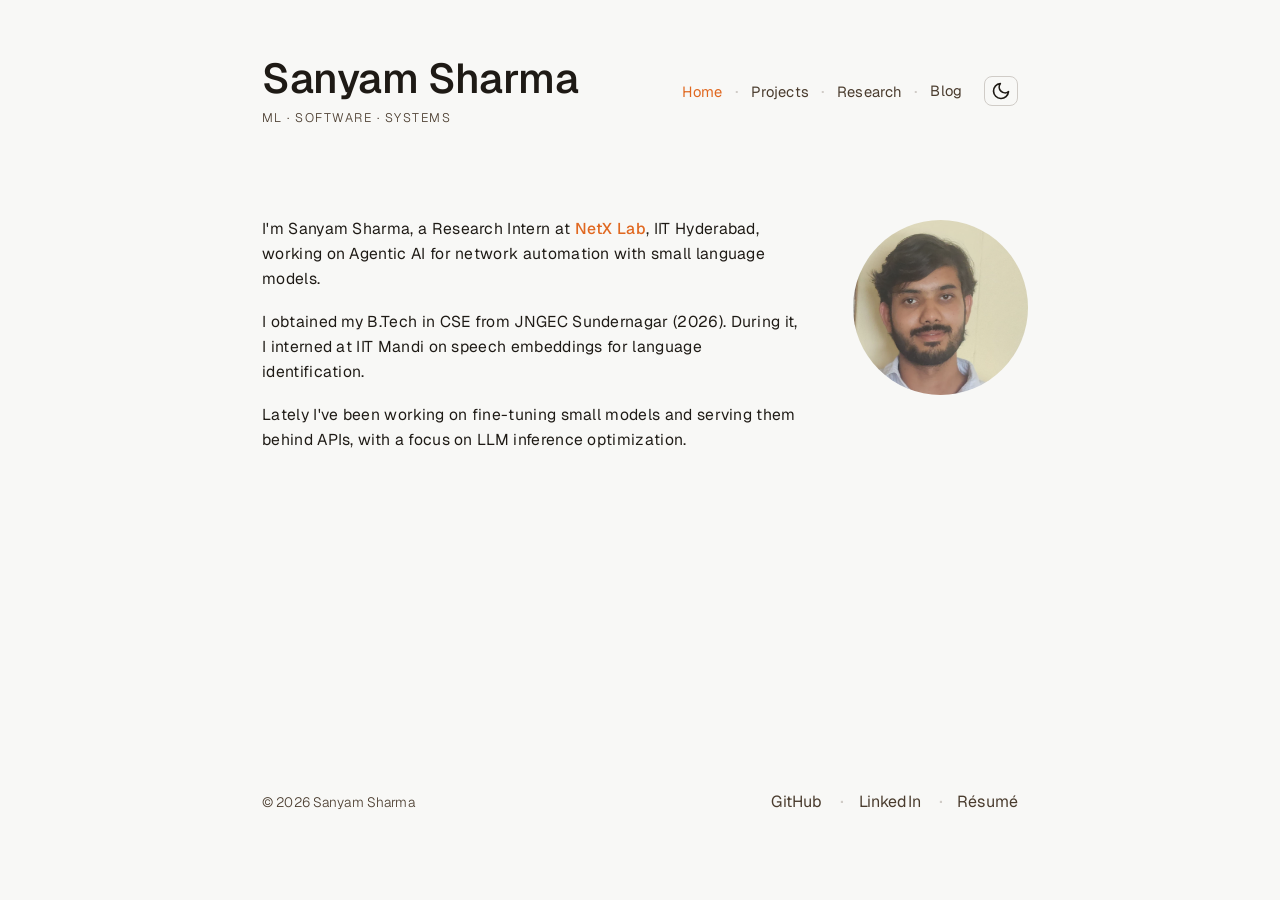
<file: index.html>
<!DOCTYPE html>
<html lang="en">
<head>
    <meta charset="UTF-8">
     <title>Sanyam Sharma</title>
     <link rel="icon" href="data:image/svg+xml,
<svg xmlns='http://www.w3.org/2000/svg' viewBox='0 0 100 100'>
  <rect width='100' height='100' rx='20' fill='%23f5f5f5'/>
  <text x='50' y='65' font-size='70' text-anchor='middle' fill='%23111111' font-family='Noto Sans Devanagari, serif'>स</text>
</svg>">
    <meta name="viewport" content="width=device-width, initial-scale=1.0">
    <link rel="stylesheet" href="/style.css">
    <link rel="preconnect" href="https://fonts.googleapis.com">
    <link rel="preconnect" href="https://fonts.gstatic.com" crossorigin>
    <link href="https://fonts.googleapis.com/css2?family=Geist:wght@300;400;500&display=swap" rel="stylesheet">
</head>
<body class="dark">

    <div class="wrapper">

        <header class="site-header">
            <div class="header-left">
                <span class="name">Sanyam Sharma</span>
                <span class="tagline">ML &middot; Software &middot; Systems</span>
            </div>
            
            <div class="nav-row">
                
            <nav class="site-nav">
                <a href="/" class="nav-item active">Home</a>
                <a href="/projects/" class="nav-item">Projects</a>
                <a href="/research/" class="nav-item">Research</a>
                <a href="/blog/" class="nav-item">Blog</a>
            </nav>

            <button class="theme-toggle" id="themeToggle" aria-label="Toggle theme">
                <svg class="icon-moon" width="18" height="18" viewBox="0 0 24 24" fill="none"
                     stroke="currentColor" stroke-width="2" stroke-linecap="round" stroke-linejoin="round">
                    <path d="M21 12.79A9 9 0 1 1 11.21 3 7 7 0 0 0 21 12.79z"/>
                </svg>
                <svg class="icon-sun" width="18" height="18" viewBox="0 0 24 24" fill="none"
                     stroke="currentColor" stroke-width="2" stroke-linecap="round" stroke-linejoin="round">
                    <circle cx="12" cy="12" r="5"/>
                    <line x1="12" y1="1"  x2="12" y2="4"/>
                    <line x1="12" y1="20" x2="12" y2="23"/>
                    <line x1="4.22" y1="4.22"   x2="6.34" y2="6.34"/>
                    <line x1="17.66" y1="17.66"  x2="19.78" y2="19.78"/>
                    <line x1="1"  y1="12" x2="4"  y2="12"/>
                    <line x1="20" y1="12" x2="23" y2="12"/>
                    <line x1="4.22"  y1="19.78" x2="6.34"  y2="17.66"/>
                    <line x1="17.66" y1="6.34"  x2="19.78" y2="4.22"/>
                </svg>
            </button>
            </div>
        </header>

        <main>
            <section class="hero">
                <div class="hero-text">


                    <p class="hero-status">
                        I'm Sanyam Sharma, a Research Intern at 
                        <a href="https://www.netxiith.in/" target="_blank" rel="noopener noreferrer" class="inline-highlight">NetX Lab</a>, 
                        IIT Hyderabad, working on Agentic AI for  network automation with small language models.
                    </p>

                        
                    <p class="hero-status">
                        I obtained my B.Tech in CSE from JNGEC Sundernagar (2026). During it, I interned at IIT Mandi on speech embeddings for language identification.
                    </p>

                    <p class="hero-status">
                        Lately I've been working on fine-tuning small models and serving them behind APIs, with a focus on LLM inference optimization.
                    </p>

                </div>
                <div class="hero-photo">
                    <img src="/assets/photo.jpeg" alt="Portrait of Sanyam">
                </div>
            </section>
        </main>

        <footer class="site-footer">
            <span class="copyright">© 2026 Sanyam Sharma</span>
            <nav class="links-row">
                <a href="https://github.com/ssnym" target="_blank" rel="noopener noreferrer" class="link-item">GitHub</a>
                <a href="https://www.linkedin.com/in/sanyam-sharma-cse/" target="_blank" rel="noopener noreferrer" class="link-item">LinkedIn</a>
                <a href="/resume.pdf" target="_blank" rel="noopener noreferrer" class="link-item">Résumé</a>
            </nav>
        </footer>

    </div>

    <script src="/script.js"></script>
</body>
</html>
</file>
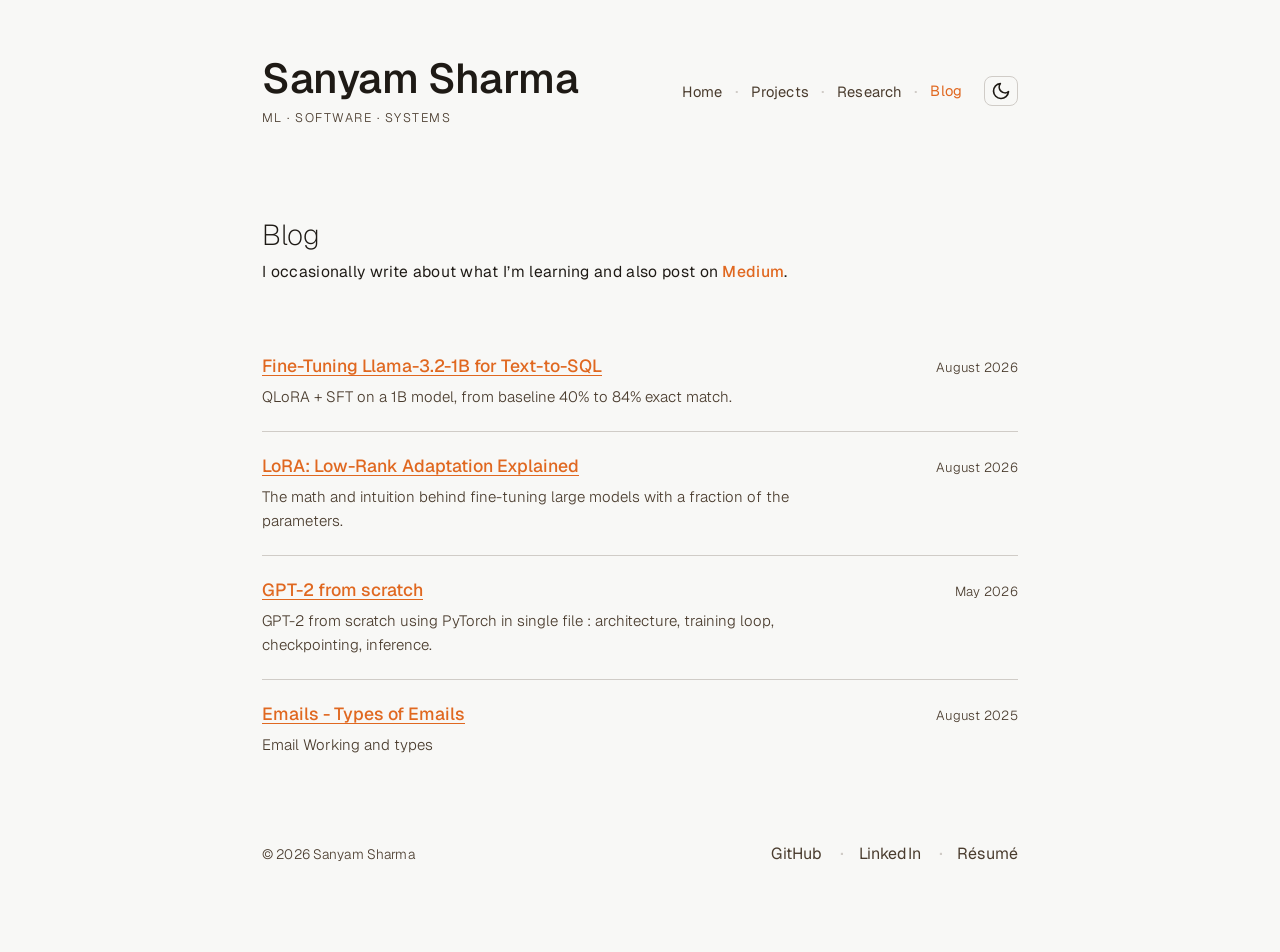
<file: blog/index.html>
<!DOCTYPE html>
<html lang="en">

<head>
    <meta charset="UTF-8">
    <title>Blog · Sanyam Sharma</title>
    <link rel="icon" href="data:image/svg+xml,
<svg xmlns='http://www.w3.org/2000/svg' viewBox='0 0 100 100'>
  <rect width='100' height='100' rx='20' fill='%23f5f5f5'/>
  <text x='50' y='65' font-size='70' text-anchor='middle' fill='%23111111' font-family='Noto Sans Devanagari, serif'>स</text>
</svg>">
    <meta name="viewport" content="width=device-width, initial-scale=1.0">
    <link rel="stylesheet" href="/style.css">
    <link rel="preconnect" href="https://fonts.googleapis.com">
    <link rel="preconnect" href="https://fonts.gstatic.com" crossorigin>
    <link href="https://fonts.googleapis.com/css2?family=Geist:wght@300;400;500&display=swap" rel="stylesheet">
</head>

<body class="dark">

    <div class="wrapper">

        <header class="site-header">
            <div class="header-left">
                <span class="name">Sanyam Sharma</span>
                <span class="tagline">ML &middot; Software &middot; Systems</span>
            </div>

            <div class="nav-row">

                <nav class="site-nav">
                    <a href="/" class="nav-item">Home</a>
                    <a href="/projects/" class="nav-item">Projects</a>
                    <a href="/research/" class="nav-item">Research</a>
                    <a href="/blog/" class="nav-item active">Blog</a>
                </nav>

                <button class="theme-toggle" id="themeToggle" aria-label="Toggle theme">
                    <svg class="icon-moon" width="18" height="18" viewBox="0 0 24 24" fill="none" stroke="currentColor"
                        stroke-width="2" stroke-linecap="round" stroke-linejoin="round">
                        <path d="M21 12.79A9 9 0 1 1 11.21 3 7 7 0 0 0 21 12.79z" />
                    </svg>
                    <svg class="icon-sun" width="18" height="18" viewBox="0 0 24 24" fill="none" stroke="currentColor"
                        stroke-width="2" stroke-linecap="round" stroke-linejoin="round">
                        <circle cx="12" cy="12" r="5" />
                        <line x1="12" y1="1" x2="12" y2="4" />
                        <line x1="12" y1="20" x2="12" y2="23" />
                        <line x1="4.22" y1="4.22" x2="6.34" y2="6.34" />
                        <line x1="17.66" y1="17.66" x2="19.78" y2="19.78" />
                        <line x1="1" y1="12" x2="4" y2="12" />
                        <line x1="20" y1="12" x2="23" y2="12" />
                        <line x1="4.22" y1="19.78" x2="6.34" y2="17.66" />
                        <line x1="17.66" y1="6.34" x2="19.78" y2="4.22" />
                    </svg>
                </button>

            </div>
        </header>

        <main>

            <section class="page-intro">
                <h1 class="page-title">Blog</h1>
                <p class="page-desc">
                   I occasionally write about what I’m learning and also post on <a
                        href="https://ssnym.medium.com/" target="_blank"
                        rel="noopener noreferrer">Medium</a>.
                </p>
            </section>

            <section class="blog-list">

                <!-- Example entry — duplicate this block for each post -->
                <!--  -->

                <article class="blog-entry">
                    <div class="blog-head">
                        <a href="https://ssnym.medium.com/fine-tuning-llama-3-2-1b-for-text-to-sql-f18d86a46459"
                            target="_blank" rel="noopener noreferrer" class="blog-title">
                            Fine-Tuning Llama-3.2-1B for Text-to-SQL
                        </a>
                        <div class="blog-date">August 2026</div>
                    </div>
                    <p class="blog-desc">
                        QLoRA + SFT on a 1B model, from baseline 40% to 84% exact match.
                    </p>
                </article>

                <article class="blog-entry">
                    <div class="blog-head">
                        <a href="https://ssnym.medium.com/lora-low-rank-adaptation-explained-f42a7147d460"
                            target="_blank" rel="noopener noreferrer" class="blog-title">
                            LoRA: Low-Rank Adaptation Explained
                        </a>
                        <div class="blog-date">August 2026</div>
                    </div>
                    <p class="blog-desc">
                        The math and intuition behind fine-tuning large models with a fraction of the parameters.
                    </p>
                </article>



                <article class="blog-entry">
                    <div class="blog-head">
                        <a href="https://ssnym.medium.com/i-built-gpt-2-from-scratch-in-pytorch-a2bee3ba2fca"
                            target="_blank" rel="noopener noreferrer" class="blog-title">
                            GPT-2 from scratch
                        </a>
                        <div class="blog-date">May 2026</div>
                    </div>
                    <p class="blog-desc">
                        GPT-2 from scratch using PyTorch in single file : architecture, training loop, checkpointing,
                        inference.
                    </p>
                </article>


                <article class="blog-entry">
                    <div class="blog-head">
                        <a href="https://ssnym.medium.com/emails-types-of-emails-5daf85fb27f5" target="_blank"
                            rel="noopener noreferrer" class="blog-title">
                            Emails - Types of Emails
                        </a>
                        <div class="blog-date">August 2025</div>
                    </div>
                    <p class="blog-desc">
                        Email Working and types
                    </p>
                </article>



                <!-- Add more <article class="blog-entry"> blocks here, newest first -->

            </section>
        </main>

        <footer class="site-footer">
            <span class="copyright">© 2026 Sanyam Sharma</span>
            <nav class="links-row">
                <a href="https://github.com/ssnym" target="_blank" rel="noopener noreferrer"
                    class="link-item">GitHub</a>
                <a href="https://www.linkedin.com/in/sanyam-sharma-cse/" target="_blank" rel="noopener noreferrer"
                    class="link-item">LinkedIn</a>
                <a href="/resume.pdf" target="_blank" rel="noopener noreferrer" class="link-item">Résumé</a>
            </nav>
        </footer>

    </div>

    <script src="/script.js"></script>
</body>

</html>
</file>
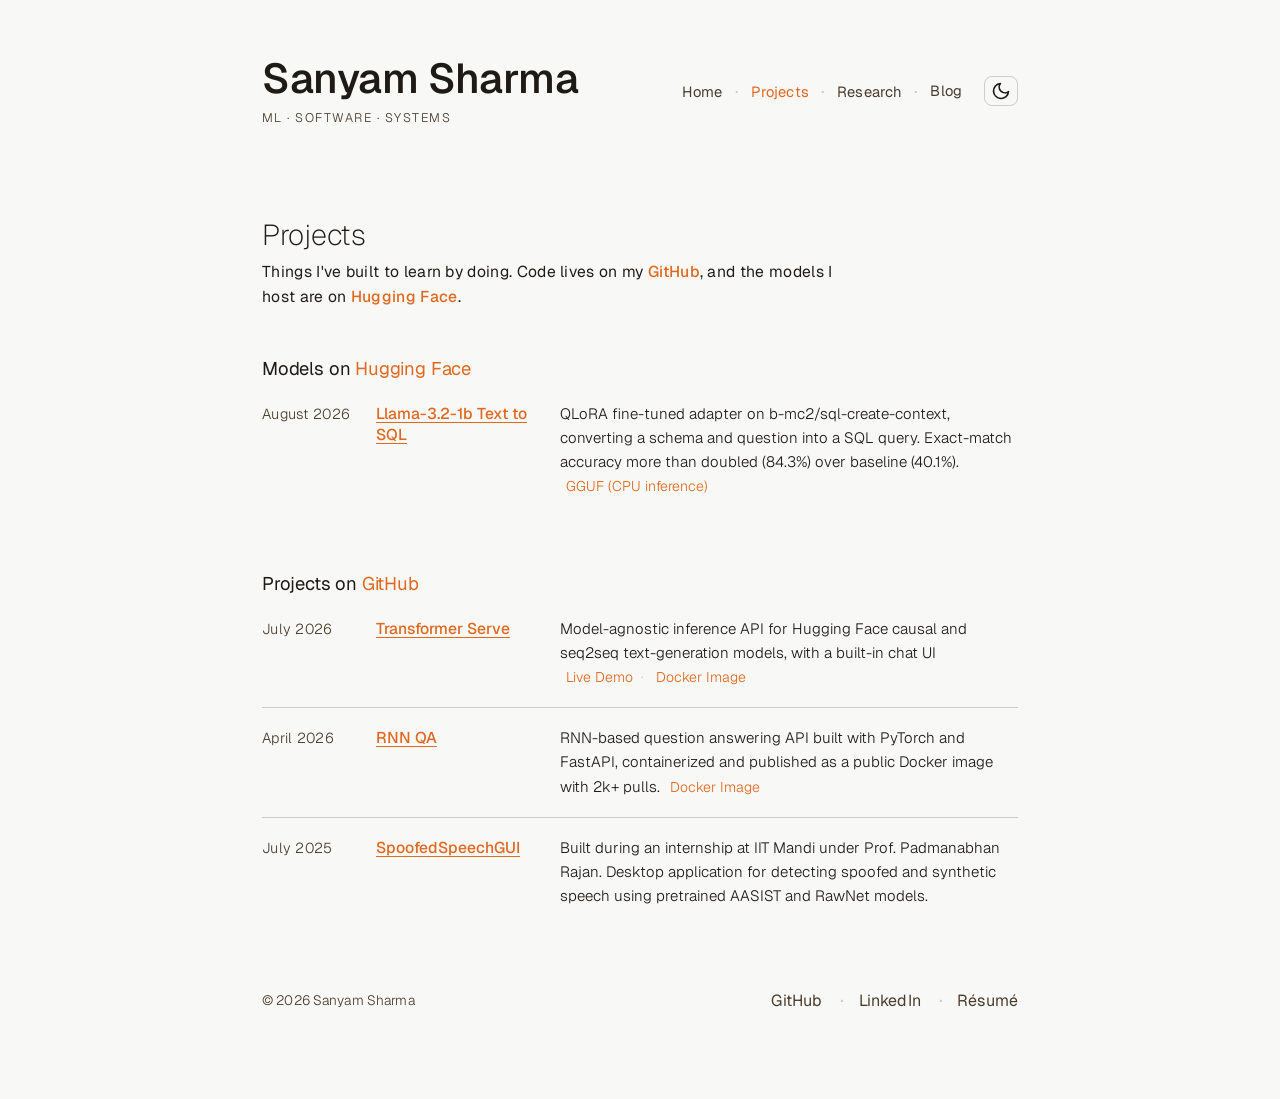
<file: projects/index.html>
<!DOCTYPE html>
<html lang="en">

<head>
    <meta charset="UTF-8">
    <title>Projects · Sanyam Sharma</title>
    <link rel="icon" href="data:image/svg+xml,
<svg xmlns='http://www.w3.org/2000/svg' viewBox='0 0 100 100'>
  <rect width='100' height='100' rx='20' fill='%23f5f5f5'/>
  <text x='50' y='65' font-size='70' text-anchor='middle' fill='%23111111' font-family='Noto Sans Devanagari, serif'>स</text>
</svg>">
    <meta name="viewport" content="width=device-width, initial-scale=1.0">
    <link rel="stylesheet" href="/style.css">
    <link rel="preconnect" href="https://fonts.googleapis.com">
    <link rel="preconnect" href="https://fonts.gstatic.com" crossorigin>
    <link href="https://fonts.googleapis.com/css2?family=Geist:wght@300;400;500&display=swap" rel="stylesheet">
</head>

<body class="dark">

    <div class="wrapper">

        <header class="site-header">
            <div class="header-left">
                <span class="name">Sanyam Sharma</span>
                <span class="tagline">ML &middot; Software &middot; Systems</span>
            </div>

            <div class="nav-row">

                <nav class="site-nav">
                    <a href="/" class="nav-item">Home</a>
                    <a href="/projects/" class="nav-item active">Projects</a>
                    <a href="/research/" class="nav-item">Research</a>
                    <a href="/blog/" class="nav-item">Blog</a>
                </nav>

                <button class="theme-toggle" id="themeToggle" aria-label="Toggle theme">
                    <svg class="icon-moon" width="18" height="18" viewBox="0 0 24 24" fill="none" stroke="currentColor"
                        stroke-width="2" stroke-linecap="round" stroke-linejoin="round">
                        <path d="M21 12.79A9 9 0 1 1 11.21 3 7 7 0 0 0 21 12.79z" />
                    </svg>
                    <svg class="icon-sun" width="18" height="18" viewBox="0 0 24 24" fill="none" stroke="currentColor"
                        stroke-width="2" stroke-linecap="round" stroke-linejoin="round">
                        <circle cx="12" cy="12" r="5" />
                        <line x1="12" y1="1" x2="12" y2="4" />
                        <line x1="12" y1="20" x2="12" y2="23" />
                        <line x1="4.22" y1="4.22" x2="6.34" y2="6.34" />
                        <line x1="17.66" y1="17.66" x2="19.78" y2="19.78" />
                        <line x1="1" y1="12" x2="4" y2="12" />
                        <line x1="20" y1="12" x2="23" y2="12" />
                        <line x1="4.22" y1="19.78" x2="6.34" y2="17.66" />
                        <line x1="17.66" y1="6.34" x2="19.78" y2="4.22" />
                    </svg>
                </button>
            </div>
        </header>

        <main>

            <section class="page-intro">
                <h1 class="page-title">Projects</h1>
                <p class="page-desc">
                    Things I've built to learn by doing. Code lives on my <a href="https://github.com/ssnym"
                        target="_blank" rel="noopener noreferrer">GitHub</a>, and the models I host are on <a
                        href="https://huggingface.co/ssnym" target="_blank" rel="noopener noreferrer">Hugging Face</a>.
                </p>
            </section>



            <!-- Models: links to Hugging Face -->
            <h2 class="group-title">Models on <a href="https://huggingface.co/ssnym" target="_blank" rel="noopener noreferrer" class="group-link">Hugging Face</a></h2>


            <section class="project-list">

                <article class="project-entry">
                    <div class="project-date">August 2026</div>
                    <a href="https://huggingface.co/ssnym/llama-3.2-1b-text-to-sql" target="_blank"
                        rel="noopener noreferrer" class="project-name">
                        Llama-3.2-1b Text to SQL
                    </a>
                    <p class="project-desc">
                        QLoRA fine-tuned adapter on b-mc2/sql-create-context, converting a schema and question into a SQL query. Exact-match accuracy more than doubled (84.3%) over baseline (40.1%).
                        <span class="project-links">
                            <a href="https://huggingface.co/ssnym/llama-3.2-1b-text-to-sql-GGUF" target="_blank"
                                rel="noopener noreferrer">GGUF (CPU inference)</a>
                        </span>
                    </p>
                </article>

            </section>



            <!-- Projects: links to GitHub -->
            <h2 class="group-title">Projects on <a href="https://github.com/ssnym" target="_blank" rel="noopener noreferrer" class="group-link">GitHub</a></h2>


            <section class="project-list">

                <article class="project-entry">
                    <div class="project-date">July 2026</div>
                    <a href="https://github.com/ssnym/transformer-serve" target="_blank" rel="noopener noreferrer"
                        class="project-name">
                        Transformer Serve
                    </a>
                    <p class="project-desc">
                        Model-agnostic inference API for Hugging Face causal and seq2seq text-generation models, with a built-in chat UI
                        <span class="project-links">
                            <a href="https://ssnym-transformer-serve.hf.space" target="_blank" rel="noopener noreferrer">Live Demo</a>
                            <a href="https://hub.docker.com/r/ssnym/transformer-serve" target="_blank" rel="noopener noreferrer">Docker Image</a>
                        </span>
                    </p>
                </article>

                <article class="project-entry">
                    <div class="project-date">April 2026</div>
                    <a href="https://github.com/ssnym/rnn-qa" target="_blank" rel="noopener noreferrer"
                        class="project-name">
                        RNN QA
                    </a>
                    <p class="project-desc">
                        RNN-based question answering API built with PyTorch and FastAPI, containerized and published as a public Docker image with 2k+ pulls.
                        <span class="project-links">
                            <a href="https://hub.docker.com/r/ssnym/rnn-qa" target="_blank" rel="noopener noreferrer">Docker Image</a>
                        </span>
                    </p>
                </article>

                <article class="project-entry">
                    <div class="project-date">July 2025</div>
                    <a href="https://github.com/ssnym/SpoofedSpeechGUI" target="_blank" rel="noopener noreferrer"
                        class="project-name">
                        SpoofedSpeechGUI
                    </a>
                    <p class="project-desc">
                        Built during an internship at IIT Mandi under Prof. Padmanabhan Rajan. Desktop application for detecting spoofed and synthetic speech using pretrained AASIST and RawNet models.
                    </p>
                </article>

            </section>

        </main>


        <footer class="site-footer">
            <span class="copyright">© 2026 Sanyam Sharma</span>
            <nav class="links-row">
                <a href="https://github.com/ssnym" target="_blank" rel="noopener noreferrer"
                    class="link-item">GitHub</a>
                <a href="https://www.linkedin.com/in/sanyam-sharma-cse/" target="_blank" rel="noopener noreferrer"
                    class="link-item">LinkedIn</a>
                <a href="/resume.pdf" target="_blank" rel="noopener noreferrer" class="link-item">Résumé</a>
            </nav>
        </footer>

    </div>

    <script src="/script.js"></script>
</body>

</html>
</file>
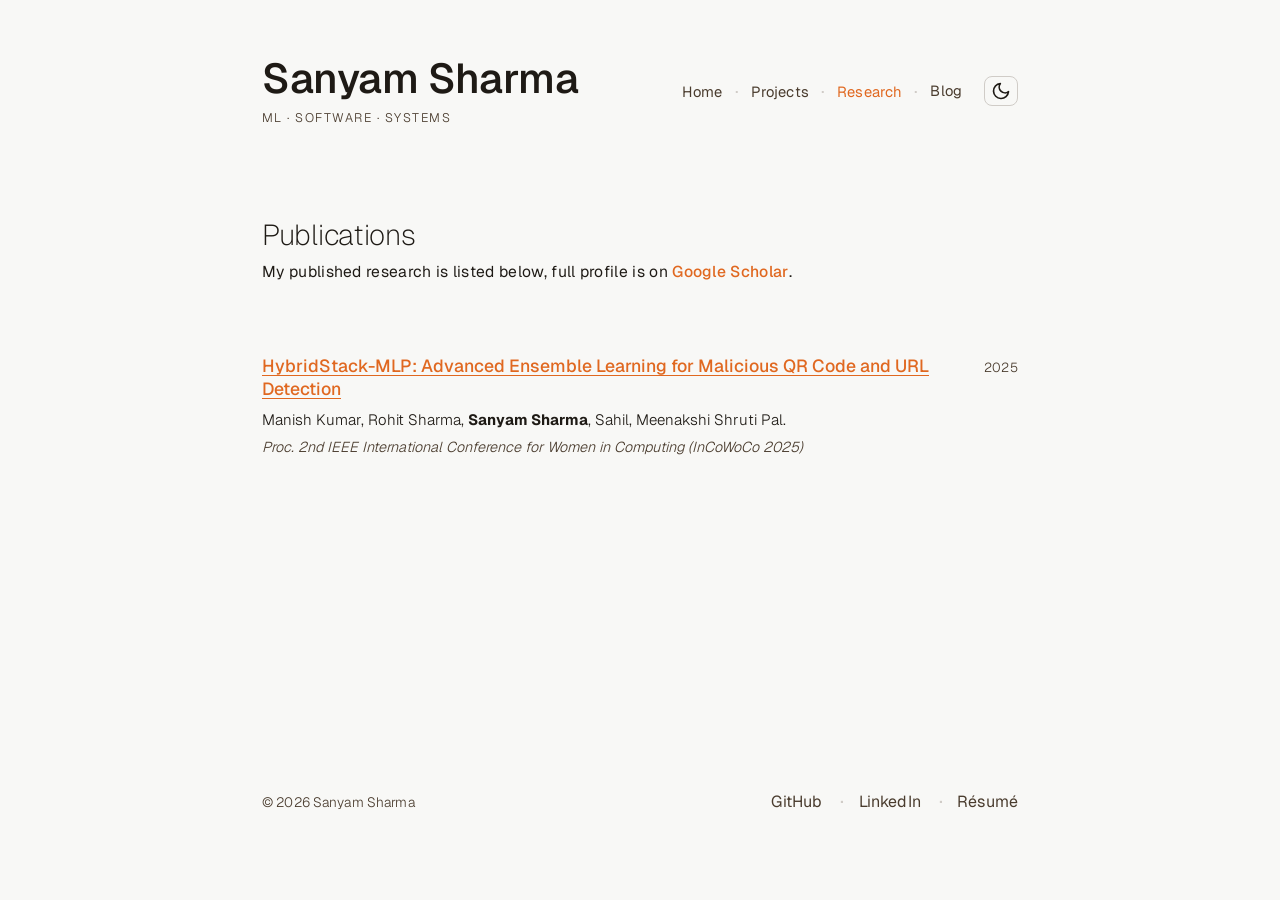
<file: research/index.html>
<!DOCTYPE html>
<html lang="en">

<head>
    <meta charset="UTF-8">
    <title>Research · Sanyam Sharma</title>
    <link rel="icon" href="data:image/svg+xml,
<svg xmlns='http://www.w3.org/2000/svg' viewBox='0 0 100 100'>
  <rect width='100' height='100' rx='20' fill='%23f5f5f5'/>
  <text x='50' y='65' font-size='70' text-anchor='middle' fill='%23111111' font-family='Noto Sans Devanagari, serif'>स</text>
</svg>">
    <meta name="viewport" content="width=device-width, initial-scale=1.0">
    <link rel="stylesheet" href="/style.css">
    <link rel="preconnect" href="https://fonts.googleapis.com">
    <link rel="preconnect" href="https://fonts.gstatic.com" crossorigin>
    <link href="https://fonts.googleapis.com/css2?family=Geist:wght@300;400;500&display=swap" rel="stylesheet">
</head>

<body class="dark">

    <div class="wrapper">

        <header class="site-header">
            <div class="header-left">
                <span class="name">Sanyam Sharma</span>
                <span class="tagline">ML &middot; Software &middot; Systems</span>
            </div>

            <div class="nav-row">

                <nav class="site-nav">
                    <a href="/" class="nav-item">Home</a>
                    <a href="/projects/" class="nav-item">Projects</a>
                    <a href="/research/" class="nav-item active">Research</a>
                    <a href="/blog/" class="nav-item">Blog</a>
                </nav>

                <button class="theme-toggle" id="themeToggle" aria-label="Toggle theme">
                    <svg class="icon-moon" width="18" height="18" viewBox="0 0 24 24" fill="none" stroke="currentColor"
                        stroke-width="2" stroke-linecap="round" stroke-linejoin="round">
                        <path d="M21 12.79A9 9 0 1 1 11.21 3 7 7 0 0 0 21 12.79z" />
                    </svg>
                    <svg class="icon-sun" width="18" height="18" viewBox="0 0 24 24" fill="none" stroke="currentColor"
                        stroke-width="2" stroke-linecap="round" stroke-linejoin="round">
                        <circle cx="12" cy="12" r="5" />
                        <line x1="12" y1="1" x2="12" y2="4" />
                        <line x1="12" y1="20" x2="12" y2="23" />
                        <line x1="4.22" y1="4.22" x2="6.34" y2="6.34" />
                        <line x1="17.66" y1="17.66" x2="19.78" y2="19.78" />
                        <line x1="1" y1="12" x2="4" y2="12" />
                        <line x1="20" y1="12" x2="23" y2="12" />
                        <line x1="4.22" y1="19.78" x2="6.34" y2="17.66" />
                        <line x1="17.66" y1="6.34" x2="19.78" y2="4.22" />
                    </svg>
                </button>
            </div>
        </header>

        <main>
            <section class="page-intro">
                <h1 class="page-title">Publications</h1>
                <p class="page-desc">
                    My published research is listed below, full profile is on <a href="https://scholar.google.com/citations?user=lwIJ298AAAAJ" target="_blank" rel="noopener noreferrer">Google Scholar</a>.
                </p>
            </section>

            <section class="publication-list">

                <!-- Example entry — duplicate this block for each paper -->

                <article class="publication-entry">
                    <div class="pub-head">
                        <a href="https://ieeexplore.ieee.org/abstract/document/11407094" target="_blank"
                            rel="noopener noreferrer" class="pub-title">
                            HybridStack-MLP: Advanced Ensemble Learning for Malicious QR Code and URL Detection
                        </a>
                        <div class="pub-date">2025</div>
                    </div>
                    <p class="pub-authors">
                        Manish Kumar, Rohit Sharma, <strong>Sanyam Sharma</strong>, Sahil, Meenakshi Shruti Pal.
                    </p>
                    <p class="pub-venue">
                        Proc. 2nd IEEE International Conference for Women in Computing (InCoWoCo 2025)
                    </p>
                </article>

                <!-- Add more <article class="publication-entry"> blocks here, newest first -->

            </section>
        </main>

        <footer class="site-footer">
            <span class="copyright">© 2026 Sanyam Sharma</span>
            <nav class="links-row">
                <a href="https://github.com/ssnym" target="_blank" rel="noopener noreferrer"
                    class="link-item">GitHub</a>
                <a href="https://www.linkedin.com/in/sanyam-sharma-cse/" target="_blank" rel="noopener noreferrer"
                    class="link-item">LinkedIn</a>
                <a href="/resume.pdf" target="_blank" rel="noopener noreferrer" class="link-item">Résumé</a>
            </nav>
        </footer>

    </div>

    <script src="/script.js"></script>
</body>

</html>
</file>
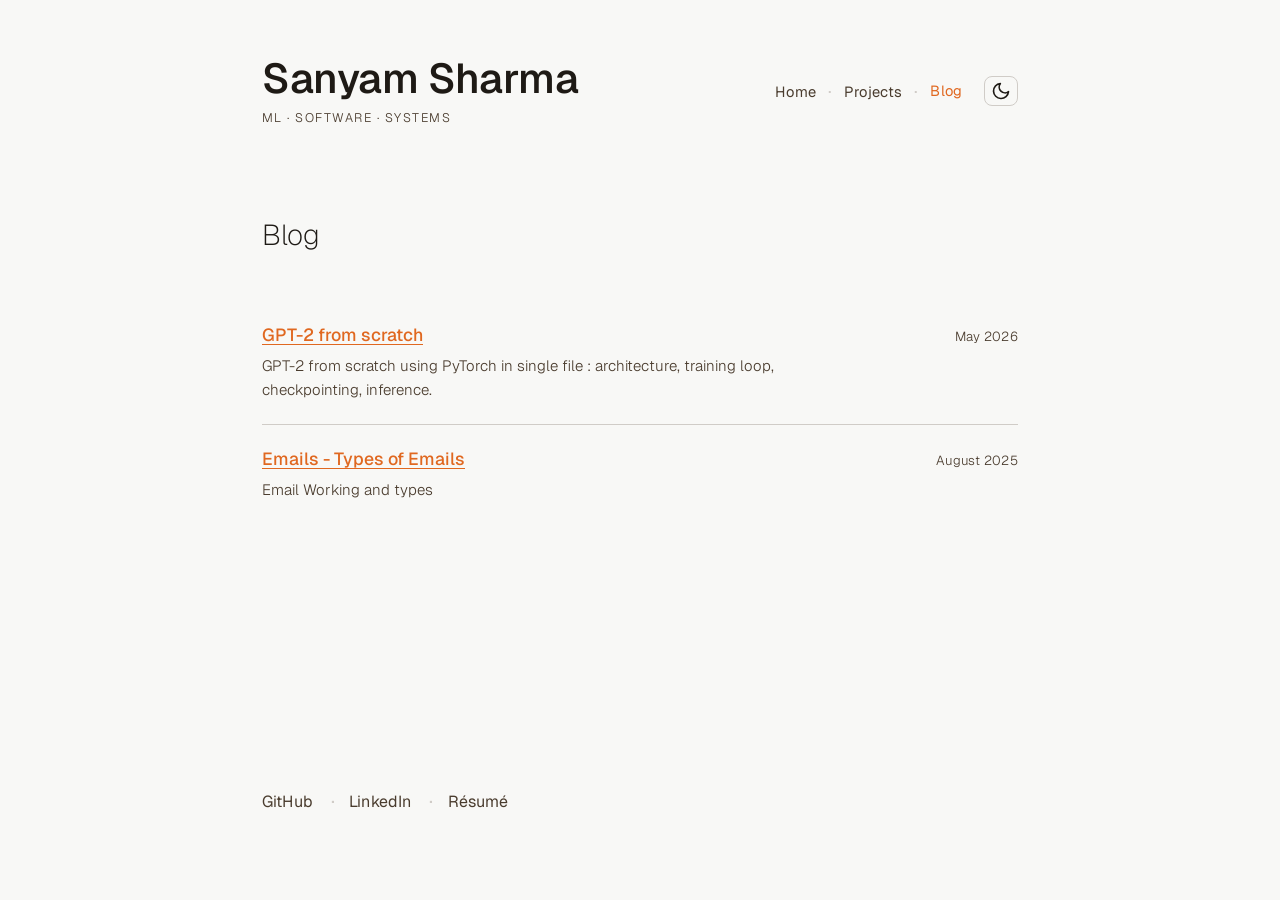
<file: blog.html>
<!DOCTYPE html>
<html lang="en">
<head>
    <meta charset="UTF-8">
     <title>Blog · Sanyam Sharma</title>
     <link rel="icon" href="data:image/svg+xml,
<svg xmlns='http://www.w3.org/2000/svg' viewBox='0 0 100 100'>
  <rect width='100' height='100' rx='20' fill='%23f5f5f5'/>
  <text x='50' y='65' font-size='70' text-anchor='middle' fill='%23111111' font-family='Noto Sans Devanagari, serif'>स</text>
</svg>">
    <meta name="viewport" content="width=device-width, initial-scale=1.0">
    <link rel="stylesheet" href="style.css">
    <link rel="preconnect" href="https://fonts.googleapis.com">
    <link rel="preconnect" href="https://fonts.gstatic.com" crossorigin>
    <link href="https://fonts.googleapis.com/css2?family=Geist:wght@300;400;500&display=swap" rel="stylesheet">
</head>
<body class="dark">

    <div class="wrapper">

        <header class="site-header">
            <div class="header-left">
                <span class="name">Sanyam Sharma</span>
                <span class="tagline">ML &middot; Software &middot; Systems</span>
            </div>

            <nav class="site-nav">
                <a href="index.html" class="nav-item">Home</a>
                <a href="projects.html" class="nav-item">Projects</a>
                <a href="blog.html" class="nav-item active">Blog</a>
            </nav>

            <button class="theme-toggle" id="themeToggle" aria-label="Toggle theme">
                <svg class="icon-moon" width="18" height="18" viewBox="0 0 24 24" fill="none"
                     stroke="currentColor" stroke-width="2" stroke-linecap="round" stroke-linejoin="round">
                    <path d="M21 12.79A9 9 0 1 1 11.21 3 7 7 0 0 0 21 12.79z"/>
                </svg>
                <svg class="icon-sun" width="18" height="18" viewBox="0 0 24 24" fill="none"
                     stroke="currentColor" stroke-width="2" stroke-linecap="round" stroke-linejoin="round">
                    <circle cx="12" cy="12" r="5"/>
                    <line x1="12" y1="1"  x2="12" y2="4"/>
                    <line x1="12" y1="20" x2="12" y2="23"/>
                    <line x1="4.22" y1="4.22"   x2="6.34" y2="6.34"/>
                    <line x1="17.66" y1="17.66"  x2="19.78" y2="19.78"/>
                    <line x1="1"  y1="12" x2="4"  y2="12"/>
                    <line x1="20" y1="12" x2="23" y2="12"/>
                    <line x1="4.22"  y1="19.78" x2="6.34"  y2="17.66"/>
                    <line x1="17.66" y1="6.34"  x2="19.78" y2="4.22"/>
                </svg>
            </button>
        </header>

        <main>
            <section class="page-intro">
                <h1 class="page-title">Blog</h1>
            </section>

            <section class="blog-list">

                <!-- Example entry — duplicate this block for each post -->

                <article class="blog-entry">
                    <div class="blog-head">
                        <a href="https://ssnym.medium.com/i-built-gpt-2-from-scratch-in-pytorch-a2bee3ba2fca" target="_blank" rel="noopener noreferrer" class="blog-title">
                            GPT-2 from scratch
                        </a>
                        <div class="blog-date">May 2026</div>
                    </div>
                    <p class="blog-desc">
                        GPT-2 from scratch using PyTorch in single file : architecture, training loop, checkpointing, inference.
                    </p>
                </article>


                <article class="blog-entry">
                    <div class="blog-head">
                        <a href="https://ssnym.medium.com/emails-types-of-emails-5daf85fb27f5" target="_blank" rel="noopener noreferrer" class="blog-title">
                            Emails - Types of Emails
                        </a>
                        <div class="blog-date">August 2025</div>
                    </div>
                    <p class="blog-desc">
                        Email Working and types
                    </p>
                </article>

                <!-- Add more <article class="blog-entry"> blocks here, newest first -->

            </section>
        </main>

        <footer class="site-footer">
            <nav class="links-row">
                <a href="https://github.com/ssnym" target="_blank" rel="noopener noreferrer" class="link-item">GitHub</a>
                <a href="https://www.linkedin.com/in/sanyam-sharma-cse/" target="_blank" rel="noopener noreferrer" class="link-item">LinkedIn</a>
                <a href="resume.pdf" target="_blank" rel="noopener noreferrer" class="link-item">Résumé</a>
                </nav>
        </footer>

    </div>

    <script src="script.js"></script>
</body>
</html>
</file>
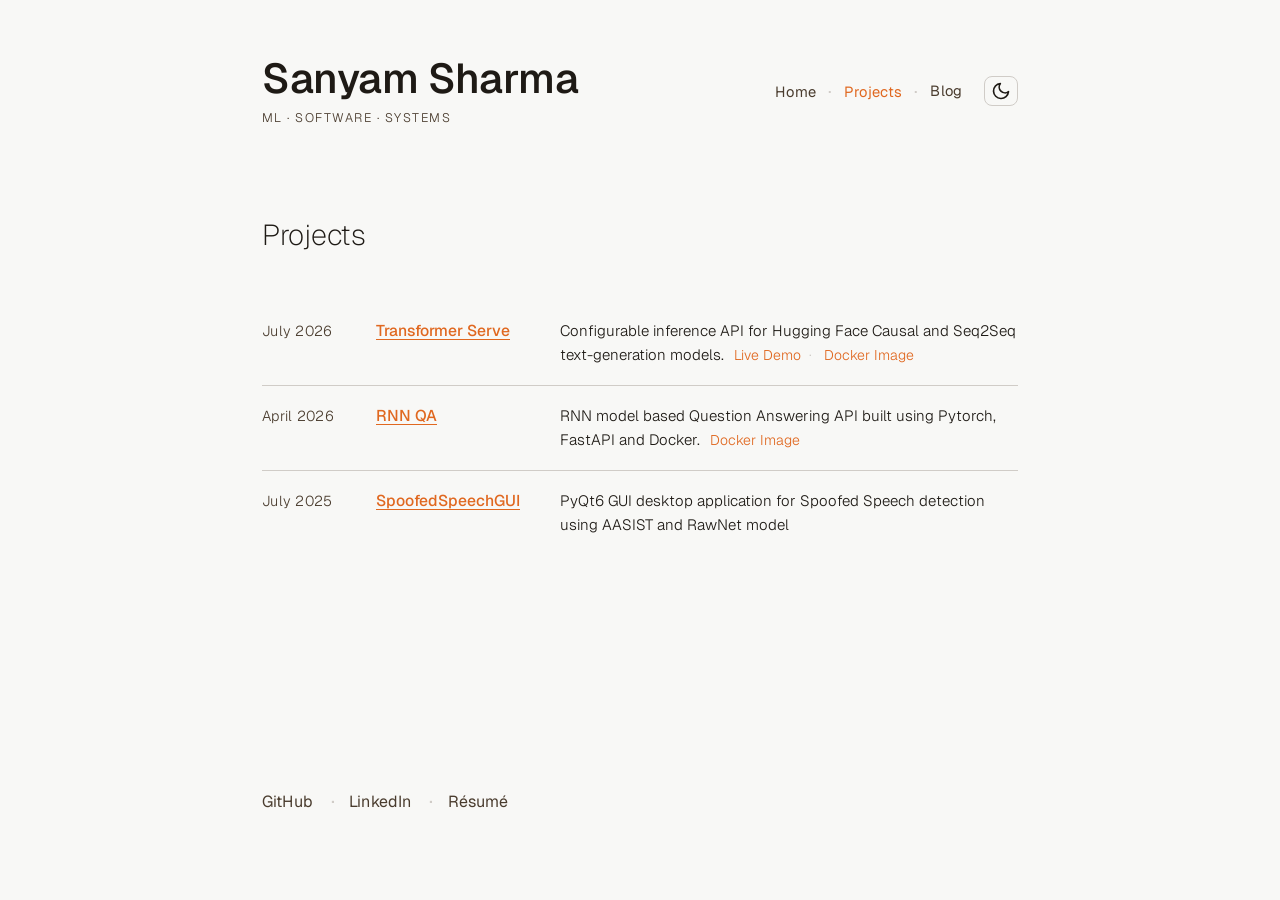
<file: projects.html>
<!DOCTYPE html>
<html lang="en">
<head>
    <meta charset="UTF-8">
     <title>Projects · Sanyam Sharma</title>
     <link rel="icon" href="data:image/svg+xml,
<svg xmlns='http://www.w3.org/2000/svg' viewBox='0 0 100 100'>
  <rect width='100' height='100' rx='20' fill='%23f5f5f5'/>
  <text x='50' y='65' font-size='70' text-anchor='middle' fill='%23111111' font-family='Noto Sans Devanagari, serif'>स</text>
</svg>">
    <meta name="viewport" content="width=device-width, initial-scale=1.0">
    <link rel="stylesheet" href="style.css">
    <link rel="preconnect" href="https://fonts.googleapis.com">
    <link rel="preconnect" href="https://fonts.gstatic.com" crossorigin>
    <link href="https://fonts.googleapis.com/css2?family=Geist:wght@300;400;500&display=swap" rel="stylesheet">
</head>
<body class="dark">

    <div class="wrapper">

        <header class="site-header">
            <div class="header-left">
                <span class="name">Sanyam Sharma</span>
                <span class="tagline">ML &middot; Software &middot; Systems</span>
            </div>

            <nav class="site-nav">
                <a href="index.html" class="nav-item">Home</a>
                <a href="projects.html" class="nav-item active">Projects</a>
                <a href="blog.html" class="nav-item">Blog</a>
            </nav>

            <button class="theme-toggle" id="themeToggle" aria-label="Toggle theme">
                <svg class="icon-moon" width="18" height="18" viewBox="0 0 24 24" fill="none"
                     stroke="currentColor" stroke-width="2" stroke-linecap="round" stroke-linejoin="round">
                    <path d="M21 12.79A9 9 0 1 1 11.21 3 7 7 0 0 0 21 12.79z"/>
                </svg>
                <svg class="icon-sun" width="18" height="18" viewBox="0 0 24 24" fill="none"
                     stroke="currentColor" stroke-width="2" stroke-linecap="round" stroke-linejoin="round">
                    <circle cx="12" cy="12" r="5"/>
                    <line x1="12" y1="1"  x2="12" y2="4"/>
                    <line x1="12" y1="20" x2="12" y2="23"/>
                    <line x1="4.22" y1="4.22"   x2="6.34" y2="6.34"/>
                    <line x1="17.66" y1="17.66"  x2="19.78" y2="19.78"/>
                    <line x1="1"  y1="12" x2="4"  y2="12"/>
                    <line x1="20" y1="12" x2="23" y2="12"/>
                    <line x1="4.22"  y1="19.78" x2="6.34"  y2="17.66"/>
                    <line x1="17.66" y1="6.34"  x2="19.78" y2="4.22"/>
                </svg>
            </button>
        </header>

        <main>
            <section class="page-intro">
                <h1 class="page-title">Projects</h1>
            </section>

            <section class="project-list">

                <article class="project-entry">
                    <div class="project-date">July 2026</div>
                    <a href="https://github.com/ssnym/transformer-serve" target="_blank" rel="noopener noreferrer" class="project-name">
                        Transformer Serve
                    </a>
                    <p class="project-desc">
                        Configurable inference API for Hugging Face Causal and Seq2Seq text-generation models.
                        <span class="project-links">
                            <a href="https://ssnym-transformer-serve.hf.space" target="_blank" rel="noopener noreferrer">Live Demo</a>
                            <a href="https://hub.docker.com/r/ssnym/transformer-serve" target="_blank" rel="noopener noreferrer">Docker Image</a>
                        </span>
                    </p>
                </article>

                <article class="project-entry">
                    <div class="project-date">April 2026</div>
                    <a href="https://github.com/ssnym/rnn-qa" target="_blank" rel="noopener noreferrer" class="project-name">
                        RNN QA
                    </a>
                    <p class="project-desc">
                        RNN model based Question Answering API built using Pytorch, FastAPI and Docker.
                        <span class="project-links">
                            <a href="https://hub.docker.com/r/ssnym/rnn-qa" target="_blank" rel="noopener noreferrer">Docker Image</a>
                        </span>
                    </p>
                </article>

                <article class="project-entry">
                    <div class="project-date">July 2025</div>
                    <a href="https://github.com/ssnym/SpoofedSpeechGUI" target="_blank" rel="noopener noreferrer" class="project-name">
                        SpoofedSpeechGUI
                    </a>
                    <p class="project-desc">
                        PyQt6 GUI desktop application for Spoofed Speech detection using AASIST and RawNet model
                        <!-- Omit the <span class="project-links"> block entirely if there are no extra links -->
                    </p>
                </article>
               

                <!-- Add more <article class="project-entry"> blocks here, newest first -->

            </section>
        </main>

        <footer class="site-footer">
            <nav class="links-row">
                <a href="https://github.com/ssnym" target="_blank" rel="noopener noreferrer" class="link-item">GitHub</a>
                <a href="https://www.linkedin.com/in/sanyam-sharma-cse/" target="_blank" rel="noopener noreferrer" class="link-item">LinkedIn</a>
                <a href="resume.pdf" target="_blank" rel="noopener noreferrer" class="link-item">Résumé</a>
                </nav>
        </footer>

    </div>

    <script src="script.js"></script>
</body>
</html>
</file>
<file: style.css>
/* ─── Variables ─────────────────────────────────────────── */

:root {

    --bg:         #0e0f10;
    --bg-2:       #17181a;
    --text:       #dde1e7;
    --text-muted: #b6bcc3;
    --border:     #232426;


    --accent:     #3a9e6e;
    --accent-2:   #4dbd87;
    --link-hover: #6dd4a2;

    /* Fromal */
    /* --font-display: 'Cormorant Garamond', 'Cormorant', Georgia, serif;
    --font-body:    'Source Serif 4', Georgia, serif; */

    /* childish */
    /* --font-display: 'Instrument Serif', Georgia, serif;
    --font-body:    'Source Serif 4', Georgia, serif; */

    --font-display: 'Geist', system-ui, sans-serif;
    --font-body:    'Geist', system-ui, sans-serif;

    --transition: 0.25s ease;
}

body.light {
    --bg:         #f8f8f6;
    --bg-2:       #f2f2f0;
    --text:       #1e1a15;
    --text-muted: #4a3c2e;
    /* Brighter, truer orange accent for light mode */
    --accent:     #e06820;
    --accent-2:   #f07c30;
    --border:     #d0ccc7;
    --link-hover: #c85010;
}

/* ─── Reset ─────────────────────────────────────────────── */
*, *::before, *::after { box-sizing: border-box; margin: 0; padding: 0; }

/* ─── Base ──────────────────────────────────────────────── */
html { font-size: 16px; scroll-behavior: smooth; }

body {
    font-family: var(--font-body);
    background-color: var(--bg);
    color: var(--text);
    min-height: 100vh;
    transition: background-color var(--transition), color var(--transition);
    overflow-x: hidden;
}

/* ─── Layout ─────────────────────────────────────────────── */
.wrapper {
    max-width: 820px;
    margin: 0 auto;
    padding: 56px 32px 40px;
    display: flex;
    flex-direction: column;
    min-height: 100vh;
}

/* ─── Header ─────────────────────────────────────────────── */
.site-header {
    display: flex;
    /* Center-align toggle with the name+tagline block */
    align-items: center;
    justify-content: space-between;
    flex-wrap: wrap;
    row-gap: 16px;
    margin-bottom: 90px;
}

.header-left {
    display: flex;
    flex-direction: column;
    gap: 7px;
}

.name {
    font-family: var(--font-display);
    /* Reduced from 600 → 500: still clearly bold, just slightly lighter */
    font-weight: 550;
    font-size: clamp(2rem, 5vw, 2.6rem);
    letter-spacing: -0.01em;
    line-height: 1.1;
    color: var(--text);
}

.tagline {
    font-size: 0.78rem;
    letter-spacing: 0.12em;
    text-transform: uppercase;
    color: var(--text-muted);
    font-weight: 300;
}

/* ─── Theme Toggle ────────────────────────────────────────── */
.theme-toggle {
    background: none;
    border: 1px solid var(--border);
    border-radius: 8px;
    /* Slightly reduced from 48×42 */
    width: 34px;
    height: 30px;
    cursor: pointer;
    display: flex;
    align-items: center;
    justify-content: center;
    flex-shrink: 0;
    transition: border-color var(--transition), background var(--transition);
    margin-left: auto;
    color: var(--text);
}

.theme-toggle:hover {
    border-color: var(--accent);
    background: color-mix(in srgb, var(--accent) 8%, transparent);
}

/* Icon size bumped very slightly from 19px → 21px */
.theme-toggle svg {
    width: 20px;
    height: 20px;
}

.icon-moon { display: none; }
.icon-sun  { display: block;  }

body.light .icon-moon { display: block;  }
body.light .icon-sun  { display: none; }

/* ─── Hero ───────────────────────────────────────────────── */

/* ─── Hero (text + photo, nadh.in-style proportions) ────── */
.hero {
    position: relative;
    margin-bottom: 64px;
    max-width: none;
}

.hero-text {
    max-width: 540px;
}

.hero-photo {
    position: absolute;
    top: 0;
    right:  -10px;
    margin-top: 4px;
}

.hero-photo img {
    display: block;
    width: 175px;
    height: 175px;
    border-radius: 50%;
    object-fit: cover;
    /* plain, no border, no hover, no theme change */
}

@media (max-width: 900px) {
    .hero-photo {
        position: static;
        margin-top: 24px;
        order: -1;
    }
    .hero {
        display: flex;
        flex-direction: column;
    }
    .hero-photo img {
        width: 96px;
        height: 96px;
    }
}



@media (max-width: 700px) {
    /* Name + tagline, centered */
    .site-header {
        flex-direction: column;
        align-items: center;
        text-align: center;
        margin-bottom: 28px;
    }
    .header-left {
        text-align: center;
    }

    /* Nav + theme toggle, centered as a group */
    .site-nav {
        display: flex;
        flex-wrap: nowrap;
        align-items: center;
        justify-content: center;
        width: 100%;
        justify-content: center;
        width: 100%;
        gap: 1px; /* adjust to taste */
    }

    /* Hero becomes a centered column: photo, then heading */
    .hero {
        display: flex;
        flex-direction: column;
        align-items: center;
        text-align: left; /* keeps hero-text itself left-aligned */
    }
    .hero-photo {
        position: static;
        order: -1;
        margin: 20px 0; /* equal spacing above (from nav) and below (to heading) */
    }
    .hero-photo img {
        width: 132px;
        height: 132px;
    }
    .hero-text {
        width: 100%;
    }

    .nav-row {
        justify-content: center;
        width: 100%;
        gap: 12px;
    }
    .theme-toggle {
        margin-left: 0;
    }
    .site-nav {
        margin-left: 0;
    }
}


.hero-title {
    font-family: var(--font-display);
    font-size: clamp(1.75rem, 4.5vw, 2.5rem);
    font-weight: 300;
    line-height: 1.28;
    letter-spacing: -0.01em;
    margin-bottom: 20px;
    color: var(--text);
}

.hero-title em {
    color: var(--accent);
    font-style: italic;
}

.hero-sub {
    font-size: 1rem;
    line-height: 1.75;
    color: var(--text-muted);
    max-width: 520px;
    font-weight: 300;
    margin-bottom: 16px;
}

.hero-status {
    font-size: 0.98rem;
    color: var(--text);
    opacity: 1;
    font-weight: 390;
    letter-spacing: 0.02em;
    line-height: 1.6;
    margin-bottom: 18px;
}

.hero-status:last-child {
    margin-bottom: 0;
}

.page-desc {
    font-family: var(--font-body);
    font-size: 0.98rem;
    color: var(--text);
    font-weight: 390;
    letter-spacing: 0.02em;
    line-height: 1.6;
    margin-top: 6px;
    margin-bottom: 0;
}

.page-desc a {
    color: var(--accent);
    font-weight: 500;
    text-decoration: none;
}

.page-desc a:hover {
    color: var(--link-hover);
}

/* ─── Footer — pinned to bottom ──────────────────────────── */
.site-footer {
    margin-top: auto;
    padding-bottom: 40px;
    display: flex;
    justify-content: space-between;
    align-items: center;
    flex-wrap: wrap;
    gap: 12px;
}

/* ─── Links — horizontal row ─────────────────────────────── */
.links-row {
    display: flex;
    flex-direction: row;
    flex-wrap: wrap;
    align-items: center;
    gap: 0;
}

.link-item {
    display: inline-flex;
    align-items: center;
    gap: 4px;
    text-decoration: none;
    color: var(--text-muted);
    font-family: var(--font-display);
    font-size: 1rem;
    font-weight: 400;
    letter-spacing: 0.01em;
    padding: 6px 0;
    transition: color var(--transition);
}

.link-item:not(:last-child)::after {
    content: '·';
    margin: 0 14px;
    color: var(--border);
    font-size: 1.2rem;
    pointer-events: none;
}

.link-item:hover {
    color: var(--link-hover);
}

.copyright {
    font-size: 0.85rem;
    color: var(--text-muted);
    font-weight: 300;
    letter-spacing: 0.01em;
}

.link-arrow {
    font-size: 0.72rem;
    opacity: 0.6;
    transition: opacity var(--transition), transform var(--transition);
}

.link-item:hover .link-arrow {
    opacity: 1;
    color: var(--accent);
    transform: translate(2px, -2px);
}

.inline-highlight {
    color: var(--accent);
    font-weight: 500;
    text-decoration: none;
    transition: color var(--transition);
}

.inline-highlight:visited {
    color: var(--accent);
}

.inline-highlight:hover {
    color: var(--link-hover);
}

/* ─── Responsive ─────────────────────────────────────────── */
@media (max-width: 600px) {
    .wrapper {
        padding: 36px 20px 32px;
    }

    .site-header {
        margin-bottom: 52px;
    }

    .hero {
        margin-bottom: 48px;
    }

    .name {
        font-size: 1.8rem;
    }

    .link-item:not(:last-child)::after {
        margin: 0 10px;
    }
}



.header-left {
    order: 1;
}

.nav-row {
    display: flex;
    align-items: center;
    order: 2;
}

.site-nav {
    order: 2;
    display: flex;
    align-items: center;
    gap: 0;
    margin-left: auto;
}

.theme-toggle {
    order: 3;
    margin-left: 22px;
}

.nav-item {
    font-family: var(--font-display);
    font-size: 0.92rem;
    font-weight: 400;
    letter-spacing: 0.01em;
    color: var(--text-muted);
    text-decoration: none;
    padding: 6px 0;
    transition: color var(--transition);
}

.nav-item:not(:last-child)::after {
    content: '·';
    margin: 0 12px;
    color: var(--border);
    font-size: 1.1rem;
    pointer-events: none;
}

.nav-item:hover {
    color: var(--link-hover);
}

.nav-item.active {
    color: var(--accent);
}

@media (max-width: 700px) {
    .site-header {
        row-gap: 14px;
    }
    .header-left {
        width: 100%;
    }
    .site-nav {
        margin-left: 0;
    }
}

/* ─── Page intro (Projects / Blog headers) ──────────────── */
.page-intro {
    margin-bottom: 48px;
    max-width: 600px;
}

/* .page-title {
    font-family: var(--font-display);
    font-size: clamp(1.8rem, 4vw, 2.3rem);
    font-weight: 500;
    letter-spacing: -0.01em;
    margin-bottom: 12px;
    color: var(--text);
} */

.page-title {
    font-family: var(--font-display);
    font-size: clamp(1.3rem, 3vw, 1.8rem);
    font-weight: 200;
    letter-spacing: -0.01em;
    margin-bottom: 2px;
    color: var(--text);
}

.page-sub {
    font-size: 1rem;
    line-height: 1.7;
    color: var(--text-muted);
    font-weight: 300;
}

.page-sub a {
    color: var(--accent);
    text-decoration: none;
}

.page-sub a:hover {
    color: var(--link-hover);
}

/* ─── Project list (left-to-right: date | title | description) ── */
.project-list {
    display: flex;
    flex-direction: column;
    gap: 0;
    margin-bottom: 30px;
}

.project-entry {
    display: grid;
    grid-template-columns: 90px 160px 1fr;
    column-gap: 24px;
    align-items: baseline;
    padding: 18px 0;
    border-bottom: 1px solid var(--border);
}

.project-entry:last-child {
    border-bottom: none;
}

.project-date {
    font-size: 0.9rem;
    color: var(--text-muted);
    font-weight: 300;
    letter-spacing: 0.02em;
}

.project-name {
    display: inline-block;
    font-family: var(--font-display);
    font-size: 0.98rem;
    font-weight: 500;
    color: var(--accent);
    text-decoration: underline;
    text-underline-offset: 3px;
    transition: color var(--transition);
}

.project-name:hover {
    color: var(--link-hover);
}

.project-desc {
    font-size: 0.94rem;
    line-height: 1.6;
    color: var(--text);
    font-weight: 300;
}

.project-links {
    display: inline;
    margin-left: 4px;
    white-space: nowrap;
}

.project-links a {
    font-size: 0.88rem;
    color: var(--accent);
    text-decoration: none;
}

.project-links a:not(:last-child)::after {
    content: '·';
    margin: 0 8px;
    color: var(--border);
    text-decoration: none;
}

.project-links a:hover {
    color: var(--link-hover);
}


@media (max-width: 700px) {
    .project-entry {
        grid-template-columns: 1fr;
        row-gap: 4px;
        padding: 16px 0;
    }
}

/* ─── Blog list (title + date on one row, desc below) ───── */
.blog-list {
    display: flex;
    flex-direction: column;
    gap: 0;
    margin-bottom: 56px;
}

.blog-entry {
    padding: 22px 0;
    border-bottom: 1px solid var(--border);
}

.blog-entry:last-child {
    border-bottom: none;
}

.blog-head {
    display: flex;
    align-items: baseline;
    justify-content: space-between;
    gap: 20px;
    margin-bottom: 8px;
}

.blog-title {
    font-family: var(--font-display);
    font-size: 1.1rem;
    font-weight: 500;
    color: var(--accent);
    text-decoration: underline;
    text-underline-offset: 3px;
    transition: color var(--transition);
}

.blog-title:hover {
    color: var(--link-hover);
}

.blog-date {
    font-size: 0.82rem;
    color: var(--text-muted);
    font-weight: 300;
    letter-spacing: 0.02em;
    white-space: nowrap;
    flex-shrink: 0;
}

.blog-desc {
    font-size: 0.94rem;
    line-height: 1.6;
    color: var(--text-muted);
    font-weight: 300;
    max-width: 560px;
}

@media (max-width: 500px) {
    .blog-head {
        flex-direction: column;
        align-items: flex-start;
        gap: 4px;
    }
}
/* ─── Publication list (title + date on one row, authors + venue below) ── */
.publication-list {
    display: flex;
    flex-direction: column;
    gap: 0;
    margin-bottom: 56px;
}

.publication-entry {
    padding: 22px 0;
    border-bottom: 1px solid var(--border);
}

.publication-entry:last-child {
    border-bottom: none;
}

.pub-head {
    display: flex;
    align-items: baseline;
    justify-content: space-between;
    gap: 20px;
    margin-bottom: 8px;
}

.pub-title {
    font-family: var(--font-display);
    font-size: 1.1rem;
    font-weight: 500;
    color: var(--accent);
    text-decoration: underline;
    text-underline-offset: 3px;
    transition: color var(--transition);
}

.pub-title:hover {
    color: var(--link-hover);
}

.pub-date {
    font-size: 0.82rem;
    color: var(--text-muted);
    font-weight: 300;
    letter-spacing: 0.02em;
    white-space: nowrap;
    flex-shrink: 0;
}

.pub-authors {
    font-size: 0.94rem;
    line-height: 1.6;
    color: var(--text);
    font-weight: 300;
    max-width: 560px;
    margin-bottom: 4px;
}

.pub-venue {
    font-size: 0.9rem;
    line-height: 1.6;
    color: var(--text-muted);
    font-weight: 300;
    font-style: italic;
    max-width: 560px;
}

@media (max-width: 500px) {
    .pub-head {
        flex-direction: column;
        align-items: flex-start;
        gap: 4px;
    }
}

/* ─── Projects page groups (Models / Projects) ─────────── */
.group-title {
    font-family: var(--font-display);
    font-size: 1.15rem;
    font-weight: 400;
    letter-spacing: -0.01em;
    color: var(--text);
    margin-top: 40px;
    margin-bottom: 4px;
}



/* Projects list: more room below, so the footer doesn't crowd it */
.project-list {
    margin-bottom: 56px;
}

/* Links on their own line under the description */
.project-links {
    display: inline;
    margin-left: 6px;
    white-space: nowrap;
}

.group-link {
    color: var(--accent);
    text-decoration: none;
}

.group-link:hover {
    color: var(--link-hover);
}
</file>
